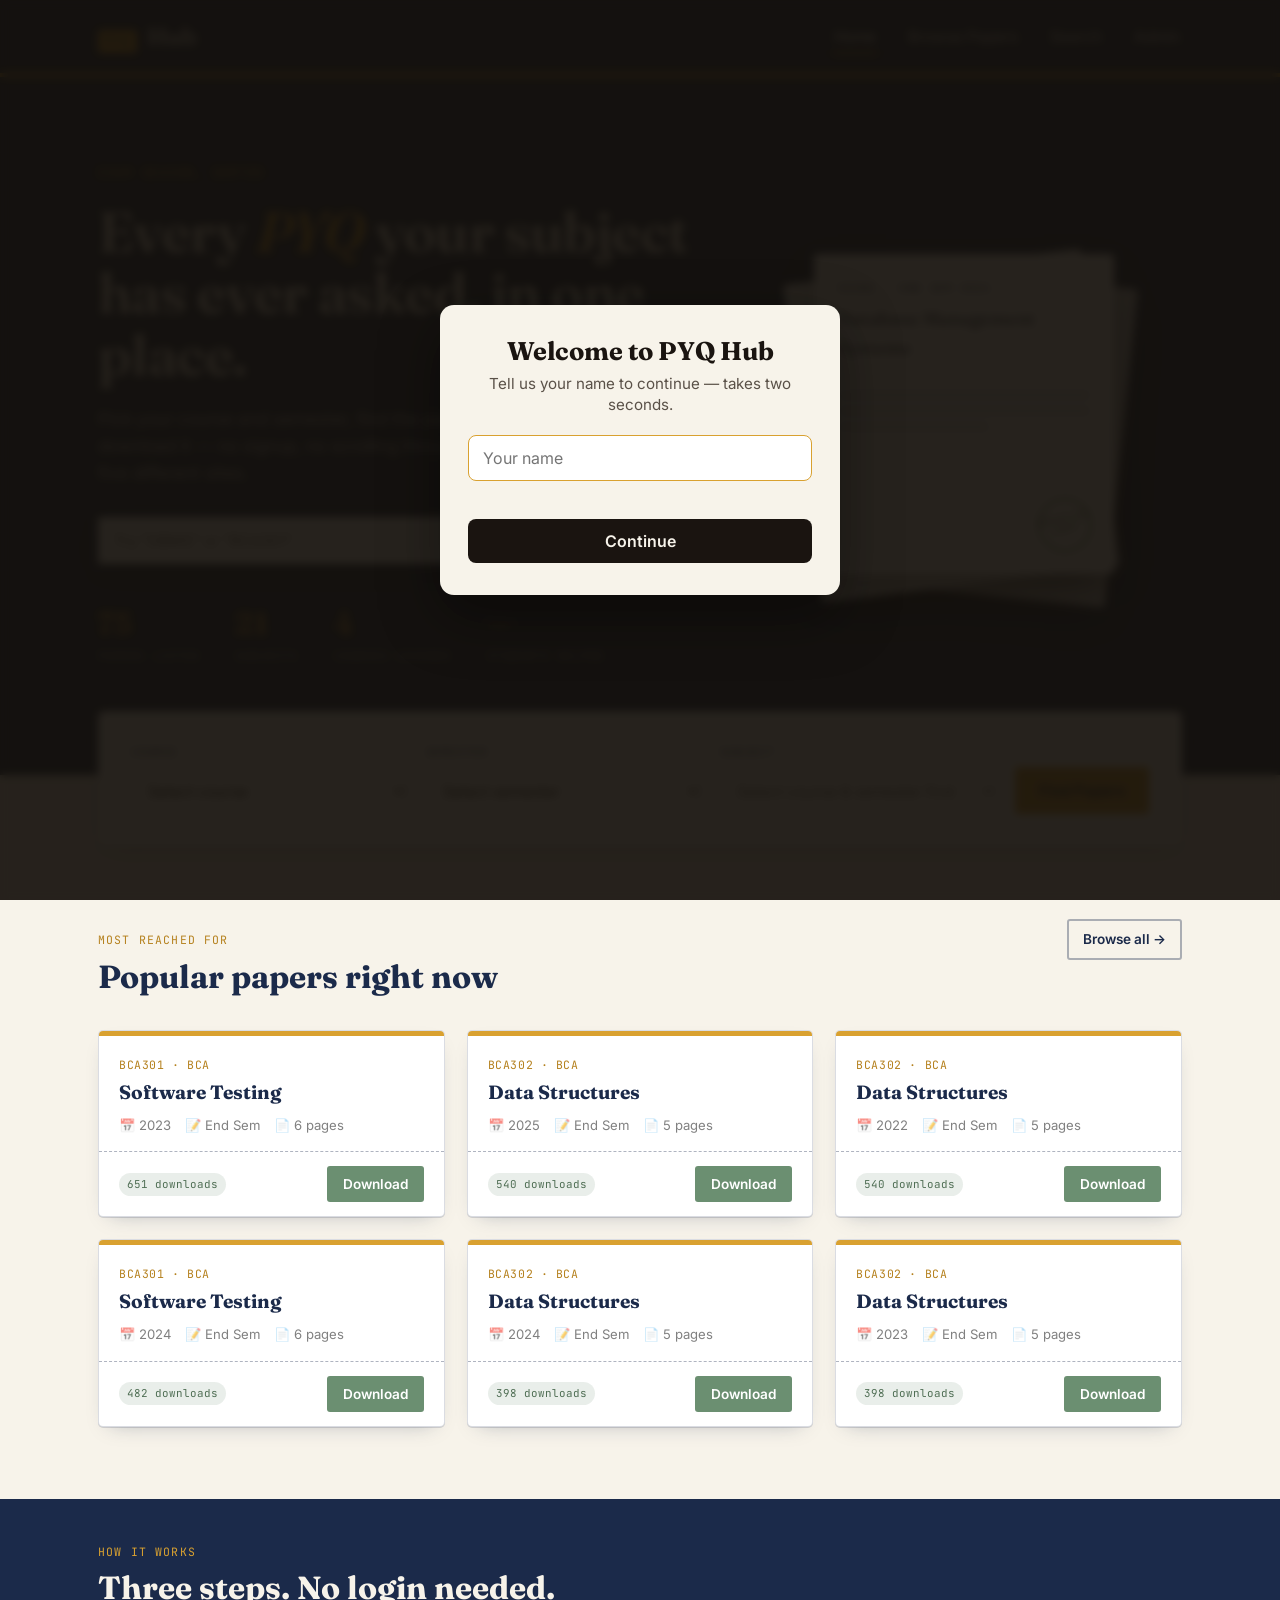
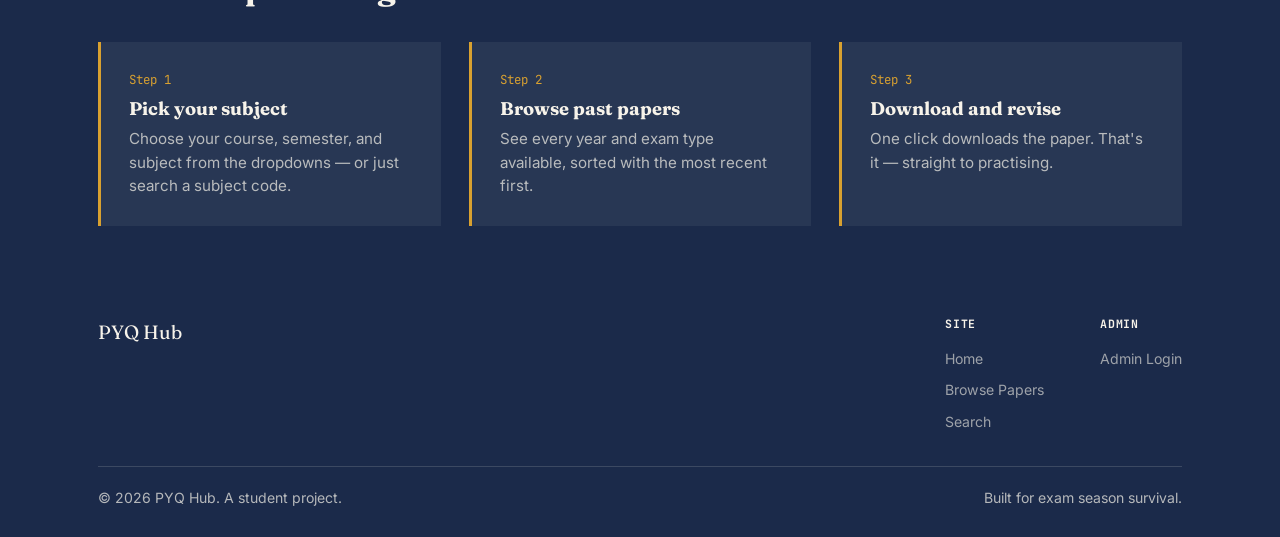
<file: index.html>
<!DOCTYPE html>
<html lang="en">

<head>
  <meta charset="UTF-8">
  <meta name="viewport" content="width=device-width, initial-scale=1.0">
  <title>PYQ Hub — Previous Year Question Papers</title>
  <link rel="preconnect" href="https://fonts.googleapis.com">
  <link
    href="https://fonts.googleapis.com/css2?family=Fraunces:opsz,wght@9..144,500;9..144,600;9..144,700&family=Inter:wght@400;500;600;700&family=JetBrains+Mono:wght@500&display=swap"
    rel="stylesheet">
  <link rel="stylesheet" href="style.css">
</head>

<body>

  <header class="site-header">
    <nav class="container nav">
      <a href="index.html" class="brand">
        <span class="brand-mark">PYQ</span>
        <span class="brand-name">Hub</span>
      </a>
      <button class="nav-toggle" id="navToggle" aria-label="Toggle menu">&#9776;</button>
      <ul class="nav-links" id="navLinks">
        <li><a href="index.html" class="active">Home</a></li>
        <li><a href="browse.html">Browse Papers</a></li>
        <li><a href="search-results.html">Search</a></li>
        <li><a href="admin-login.html">Admin</a></li>
      </ul>
    </nav>
  </header>

  <section class="hero">
    <div class="container hero-inner">
      <div>
        <span class="hero-eyebrow">Exam season, sorted</span>
        <h1>Every <em>PYQ</em> your subject has ever asked, in one place.</h1>
        <p class="hero-sub">Pick your course and semester, find the paper you need, and download it — no signup, no
          scrolling through random PDFs on five different sites.</p>

        <form class="search-bar" id="heroSearchForm">
          <input type="text" id="heroSearchInput" placeholder="Try &quot;DBMS&quot; or &quot;BCA301&quot;"
            aria-label="Search subject or code">
          <button type="submit">Search</button>
        </form>

        <div class="hero-stats">
          <div>
            <div class="hero-stat-num" id="statPapers">20</div>
            <div class="hero-stat-label">Papers listed</div>
          </div>
          <div>
            <div class="hero-stat-num" id="statSubjects">14</div>
            <div class="hero-stat-label">Subjects</div>
          </div>
          <div>
            <div class="hero-stat-num">4</div>
            <div class="hero-stat-label">Courses covered</div>
          </div>
          <div>
            <div class="hero-stat-num" id="statUsers">—</div>
            <div class="hero-stat-label">Students helped</div>
          </div>
        </div>
      </div>

      <div class="paper-stack" aria-hidden="true">
        <div class="stack-sheet s3"></div>
        <div class="stack-sheet s2"></div>
        <div class="stack-sheet s1">
          <div class="stack-code">CS301 &middot; END SEM 2024</div>
          <div class="stack-title">Database Management Systems</div>
          <div class="stack-rule"></div>
          <div class="stack-line"></div>
          <div class="stack-line"></div>
          <div class="stack-line short"></div>
          <div class="stamp">VERIFIED<br>COPY</div>
        </div>
      </div>
    </div>
  </section>

  <div class="container">
    <div class="selector-panel">
      <form id="quickBrowseForm">
        <div class="selector-grid">
          <div class="field">
            <label for="qCourse">Course</label>
            <select id="qCourse" required>
              <option value="">Select course</option>
            </select>
          </div>
          <div class="field">
            <label for="qSemester">Semester</label>
            <select id="qSemester" required>
              <option value="">Select semester</option>
            </select>
          </div>
          <div class="field">
            <label for="qSubject">Subject</label>
            <select id="qSubject" required>
              <option value="">Select subject</option>
            </select>
          </div>
          <button type="submit" class="btn btn-primary">Find Papers</button>
        </div>
      </form>
    </div>
  </div>

  <section class="section">
    <div class="container">
      <div class="section-head">
        <div>
          <span class="section-eyebrow">Most reached for</span>
          <h2>Popular papers right now</h2>
        </div>
        <a href="browse.html" class="btn btn-ghost-dark btn-sm">Browse all &rarr;</a>
      </div>
      <div class="papers-grid" id="popularGrid"></div>
    </div>
  </section>

  <section class="section bg-ink section-tight">
    <div class="container">
      <div class="section-head">
        <div>
          <span class="section-eyebrow" style="color:#D9A130;">How it works</span>
          <h2>Three steps. No login needed.</h2>
        </div>
      </div>
      <div class="steps">
        <div class="step-card" style="background: rgba(247,243,234,0.06); border-left-color: var(--amber);">
          <div class="step-num" style="color: var(--amber);">Step 1</div>
          <h3 style="color: var(--paper);">Pick your subject</h3>
          <p style="color: rgba(247,243,234,0.7);">Choose your course, semester, and subject from the dropdowns — or
            just search a subject code.</p>
        </div>
        <div class="step-card" style="background: rgba(247,243,234,0.06); border-left-color: var(--amber);">
          <div class="step-num" style="color: var(--amber);">Step 2</div>
          <h3 style="color: var(--paper);">Browse past papers</h3>
          <p style="color: rgba(247,243,234,0.7);">See every year and exam type available, sorted with the most recent
            first.</p>
        </div>
        <div class="step-card" style="background: rgba(247,243,234,0.06); border-left-color: var(--amber);">
          <div class="step-num" style="color: var(--amber);">Step 3</div>
          <h3 style="color: var(--paper);">Download and revise</h3>
          <p style="color: rgba(247,243,234,0.7);">One click downloads the paper. That's it — straight to practising.
          </p>
        </div>
      </div>
    </div>
  </section>

  <footer class="site-footer">
    <div class="container">
      <div class="footer-top">
        <div class="footer-brand">PYQ Hub</div>
        <div class="footer-cols">
          <div class="footer-col">
            <h4>Site</h4>
            <a href="index.html">Home</a>
            <a href="browse.html">Browse Papers</a>
            <a href="search-results.html">Search</a>
          </div>
          <div class="footer-col">
            <h4>Admin</h4>
            <a href="admin-login.html">Admin Login</a>
          </div>
        </div>
      </div>
      <div class="footer-bottom">
        <span>&copy; 2026 PYQ Hub. A student project.</span>
        <span>Built for exam season survival.</span>
      </div>
    </div>
  </footer>

  <script src="gate.js"></script>
  <script src="data.js"></script>
  <script src="main.js"></script>
</body>

</html>
</file>
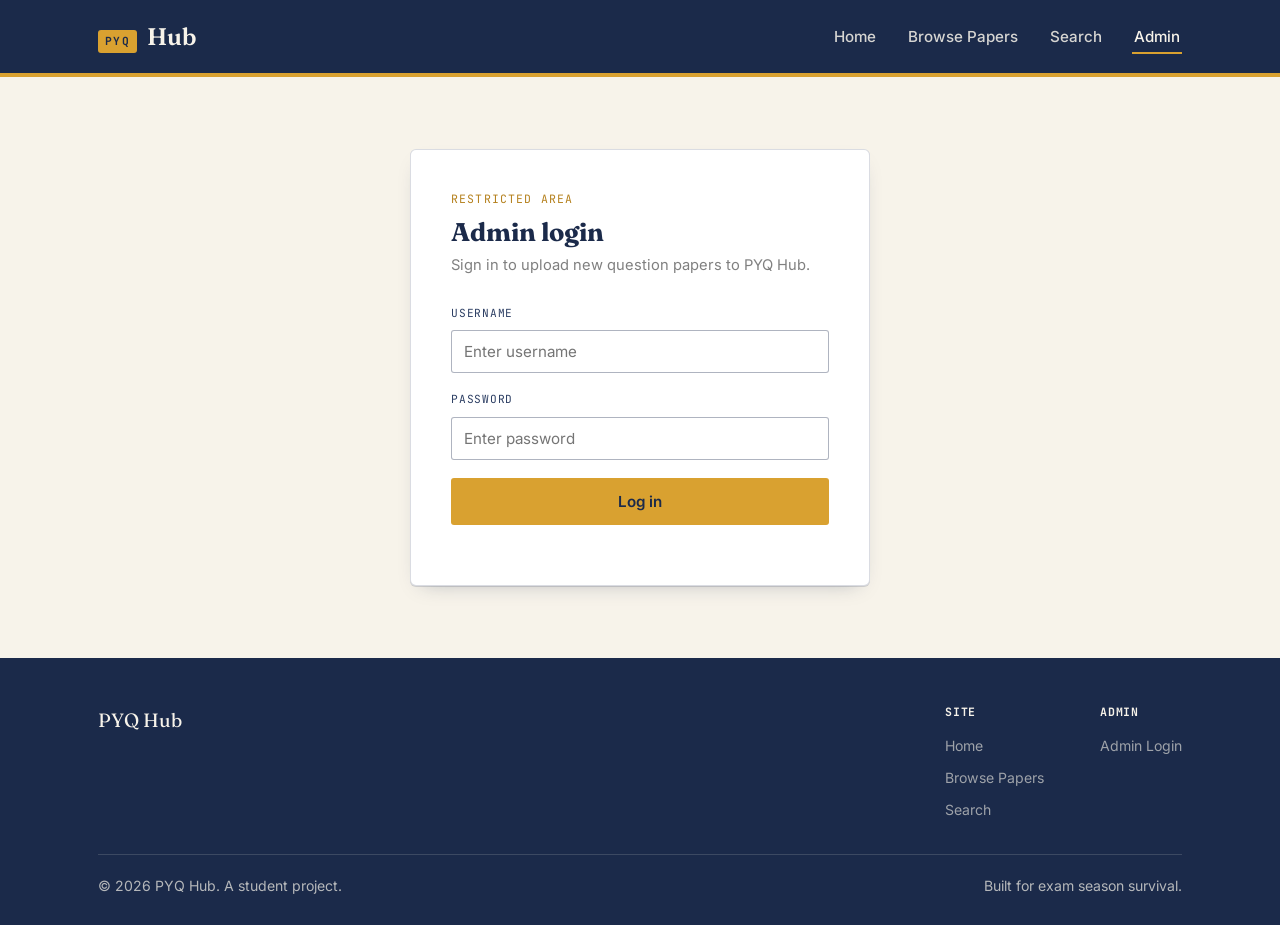
<file: admin-dashboard.html>
<!DOCTYPE html>
<html lang="en">
<head>
<meta charset="UTF-8">
<meta name="viewport" content="width=device-width, initial-scale=1.0">
<title>Admin Dashboard — PYQ Hub</title>
<link rel="preconnect" href="https://fonts.googleapis.com">
<link href="https://fonts.googleapis.com/css2?family=Fraunces:opsz,wght@9..144,500;9..144,600;9..144,700&family=Inter:wght@400;500;600;700&family=JetBrains+Mono:wght@500&display=swap" rel="stylesheet">
<link rel="stylesheet" href="style.css">
</head>
<body>

<header class="site-header">
  <nav class="container nav">
    <a href="index.html" class="brand">
      <span class="brand-mark">PYQ</span>
      <span class="brand-name">Hub</span>
    </a>
    <button class="nav-toggle" id="navToggle" aria-label="Toggle menu">&#9776;</button>
    <ul class="nav-links" id="navLinks">
      <li><a href="index.html">Home</a></li>
      <li><a href="browse.html">Browse Papers</a></li>
      <li><a href="search-results.html">Search</a></li>
      <li><a href="#" id="logoutLink">Log out</a></li>
    </ul>
  </nav>
</header>

<div class="page-banner">
  <div class="container" style="display:flex; justify-content:space-between; align-items:flex-end; flex-wrap:wrap; gap:16px;">
    <div>
      <h1>Admin dashboard</h1>
      <p>Upload a new previous year question paper to the database.</p>
    </div>
    <span class="paper-tag" style="background:rgba(217,161,48,0.18); color:#D9A130;">Signed in as admin</span>
  </div>
</div>

<section class="section">
  <div class="container">
    <div class="form-card wide">
      <span class="section-eyebrow">Upload PYQ</span>
      <h2>Add a question paper</h2>
      <p class="form-sub">This form mirrors what <code>UploadServlet.java</code> would receive and insert into the <code>papers</code> table.</p>

      <div id="uploadAlert"></div>

      <form id="uploadForm" class="form-stack">
        <div class="form-row-2">
          <div class="field">
            <label for="uCourse">Course</label>
            <select id="uCourse" required>
              <option value="">Select course</option>
            </select>
          </div>
          <div class="field">
            <label for="uSemester">Semester</label>
            <select id="uSemester" required>
              <option value="">Select semester</option>
            </select>
          </div>
        </div>

        <div class="form-row-2">
          <div class="field">
            <label for="uSubject">Subject name</label>
            <input type="text" id="uSubject" placeholder="e.g. Database Management Systems" required>
          </div>
          <div class="field">
            <label for="uCode">Subject code</label>
            <input type="text" id="uCode" placeholder="e.g. CS301" required>
          </div>
        </div>

        <div class="form-row-2">
          <div class="field">
            <label for="uYear">Year</label>
            <input type="text" id="uYear" placeholder="e.g. 2025" required>
          </div>
          <div class="field">
            <label for="uExamType">Exam type</label>
            <select id="uExamType" required>
              <option value="">Select type</option>
              <option value="Mid Sem">Mid Sem</option>
              <option value="End Sem">End Sem</option>
              <option value="Internal">Internal</option>
            </select>
          </div>
        </div>

        <div class="field">
          <label>Question paper file (PDF)</label>
          <div class="file-drop" id="fileDrop">
            <span id="fileDropLabel">Click to choose a PDF, or drag one here</span>
            <input type="file" id="uFile" accept="application/pdf">
            <div class="file-name" id="fileNameDisplay"></div>
          </div>
        </div>

        <button type="submit" class="btn btn-primary" style="align-self:flex-start;">Upload paper</button>
      </form>
    </div>

    <div style="max-width:640px; margin: 36px auto 0;">
      <div class="section-head" style="margin-bottom:16px;">
        <h3 style="font-family:var(--font-display); font-size:1.2rem; color:var(--ink);">Recently uploaded (this session)</h3>
      </div>
      <div id="recentUploads" class="papers-grid"></div>
    </div>
  </div>
</section>

<footer class="site-footer">
  <div class="container">
    <div class="footer-top">
      <div class="footer-brand">PYQ Hub</div>
      <div class="footer-cols">
        <div class="footer-col">
          <h4>Site</h4>
          <a href="index.html">Home</a>
          <a href="browse.html">Browse Papers</a>
        </div>
      </div>
    </div>
    <div class="footer-bottom">
      <span>&copy; 2026 PYQ Hub. A student project.</span>
      <span>Admin tools</span>
    </div>
  </div>
</footer>

<script src="data.js"></script>
<script src="main.js"></script>
</body>
</html>
</file>
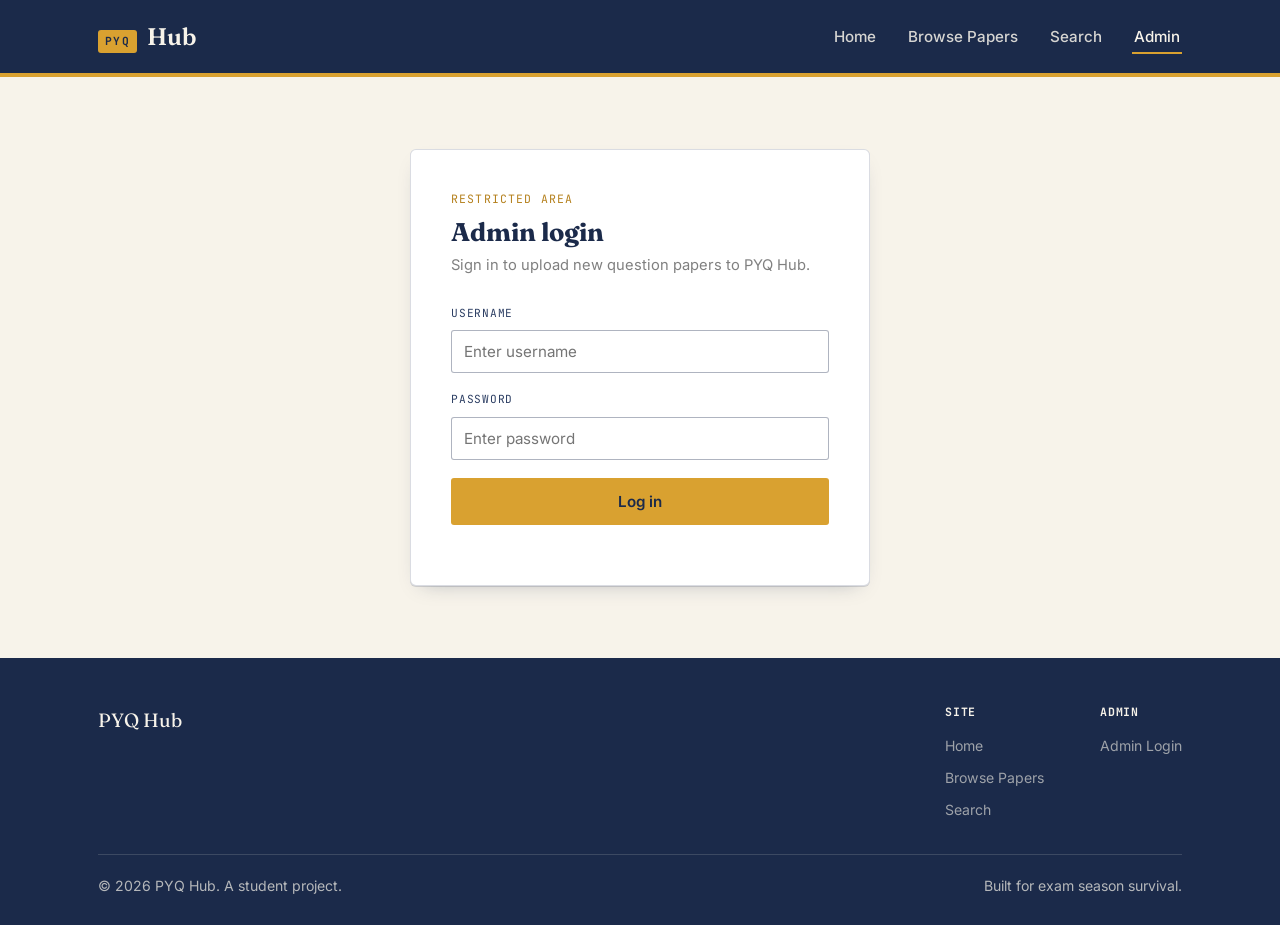
<file: admin-login.html>
<!DOCTYPE html>
<html lang="en">
<head>
<meta charset="UTF-8">
<meta name="viewport" content="width=device-width, initial-scale=1.0">
<title>Admin Login — PYQ Hub</title>
<link rel="preconnect" href="https://fonts.googleapis.com">
<link href="https://fonts.googleapis.com/css2?family=Fraunces:opsz,wght@9..144,500;9..144,600;9..144,700&family=Inter:wght@400;500;600;700&family=JetBrains+Mono:wght@500&display=swap" rel="stylesheet">
<link rel="stylesheet" href="style.css">
</head>
<body>

<header class="site-header">
  <nav class="container nav">
    <a href="index.html" class="brand">
      <span class="brand-mark">PYQ</span>
      <span class="brand-name">Hub</span>
    </a>
    <button class="nav-toggle" id="navToggle" aria-label="Toggle menu">&#9776;</button>
    <ul class="nav-links" id="navLinks">
      <li><a href="index.html">Home</a></li>
      <li><a href="browse.html">Browse Papers</a></li>
      <li><a href="search-results.html">Search</a></li>
      <li><a href="admin-login.html" class="active">Admin</a></li>
    </ul>
  </nav>
</header>

<section class="section">
  <div class="container">
    <div class="form-card">
      <span class="section-eyebrow">Restricted area</span>
      <h2>Admin login</h2>
      <p class="form-sub">Sign in to upload new question papers to PYQ Hub.</p>

      <div id="loginAlert"></div>

      <form id="adminLoginForm" class="form-stack">
        <div class="field">
          <label for="username">Username</label>
          <input type="text" id="username" placeholder="Enter username" autocomplete="username" required>
        </div>
        <div class="field">
          <label for="password">Password</label>
          <input type="password" id="password" placeholder="Enter password" autocomplete="current-password" required>
        </div>
        <button type="submit" class="btn btn-primary" style="width:100%; justify-content:center;">Log in</button>
      </form>

      <p style="margin-top: 20px; font-size: 0.85rem; color: rgba(43,43,43,0.55);">
        <!-- password :- -->
        <!-- username: admin , password: pyqhub123  -->
      </p>
    </div>
  </div>
</section>

<footer class="site-footer">
  <div class="container">
    <div class="footer-top">
      <div class="footer-brand">PYQ Hub</div>
      <div class="footer-cols">
        <div class="footer-col">
          <h4>Site</h4>
          <a href="index.html">Home</a>
          <a href="browse.html">Browse Papers</a>
          <a href="search-results.html">Search</a>
        </div>
        <div class="footer-col">
          <h4>Admin</h4>
          <a href="admin-login.html">Admin Login</a>
        </div>
      </div>
    </div>
    <div class="footer-bottom">
      <span>&copy; 2026 PYQ Hub. A student project.</span>
      <span>Built for exam season survival.</span>
    </div>
  </div>
</footer>

<script src="data.js"></script>
<script src="main.js"></script>
</body>
</html>
</file>
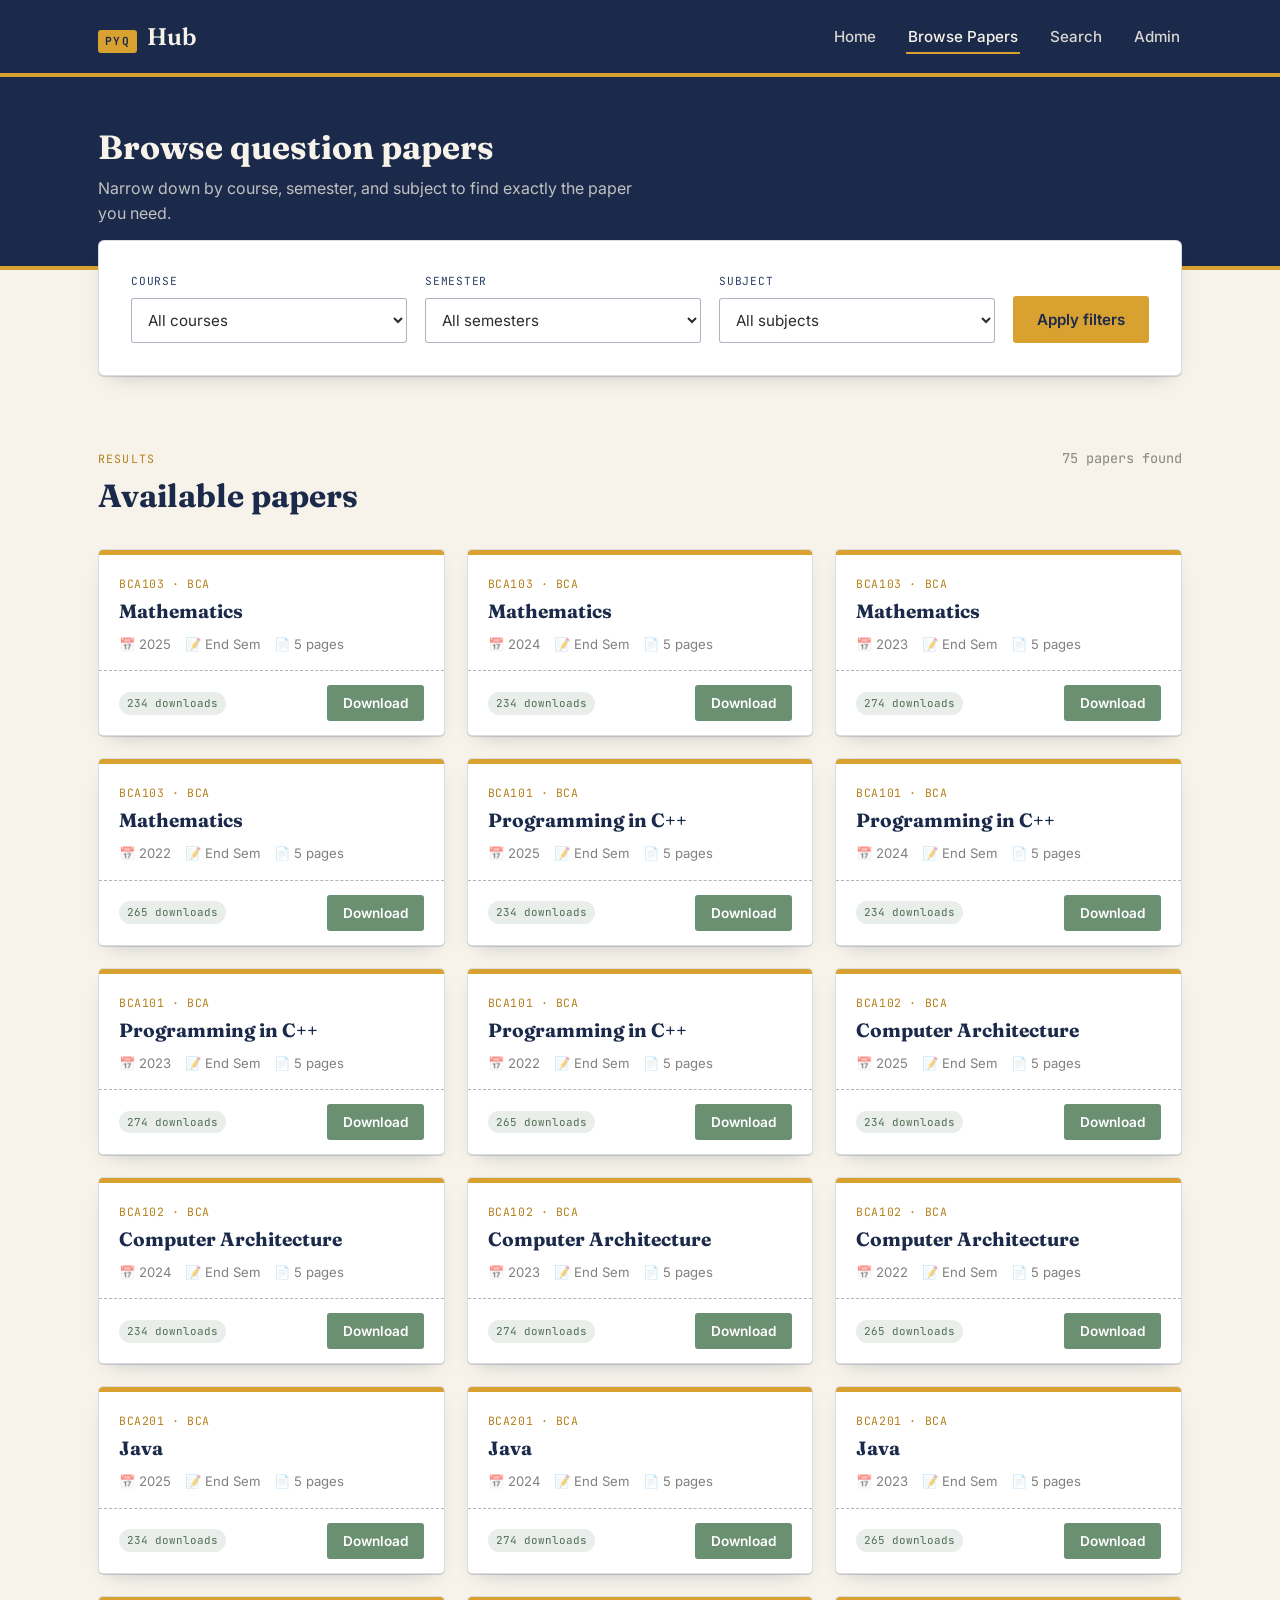
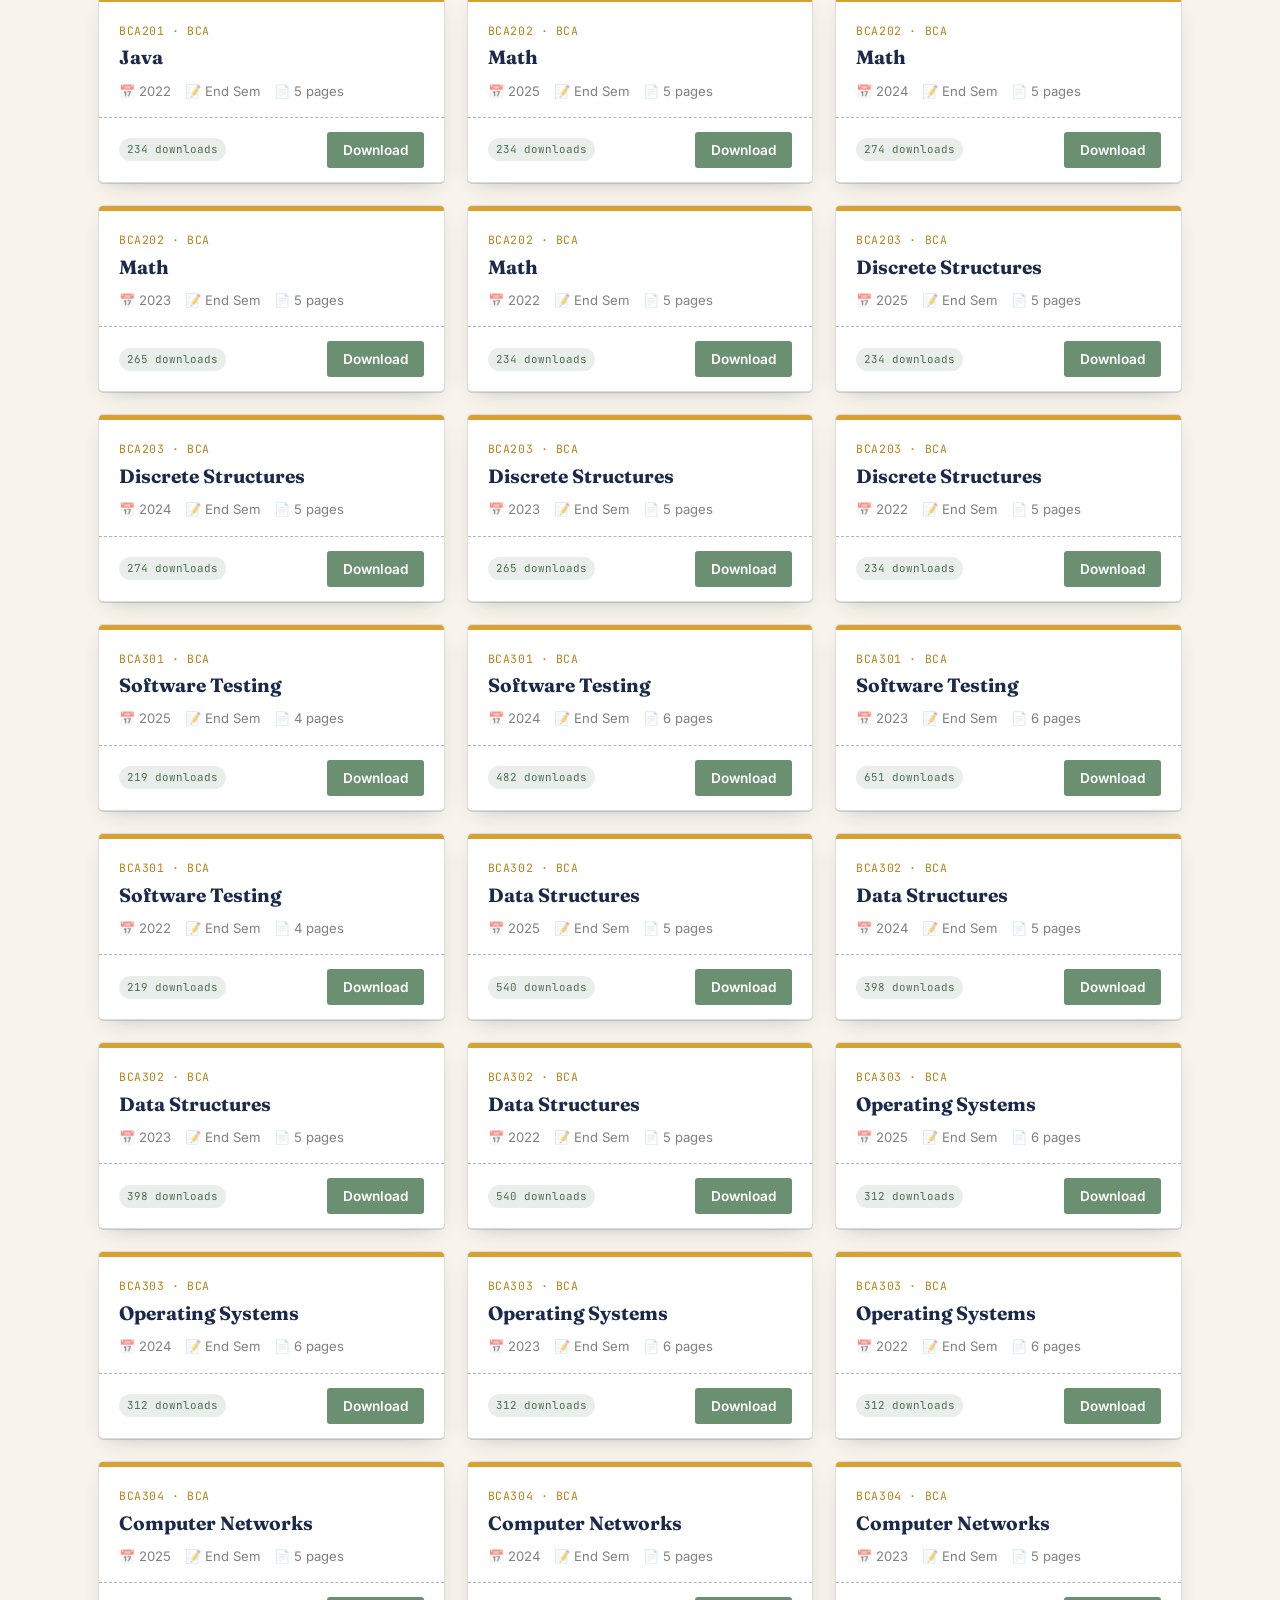
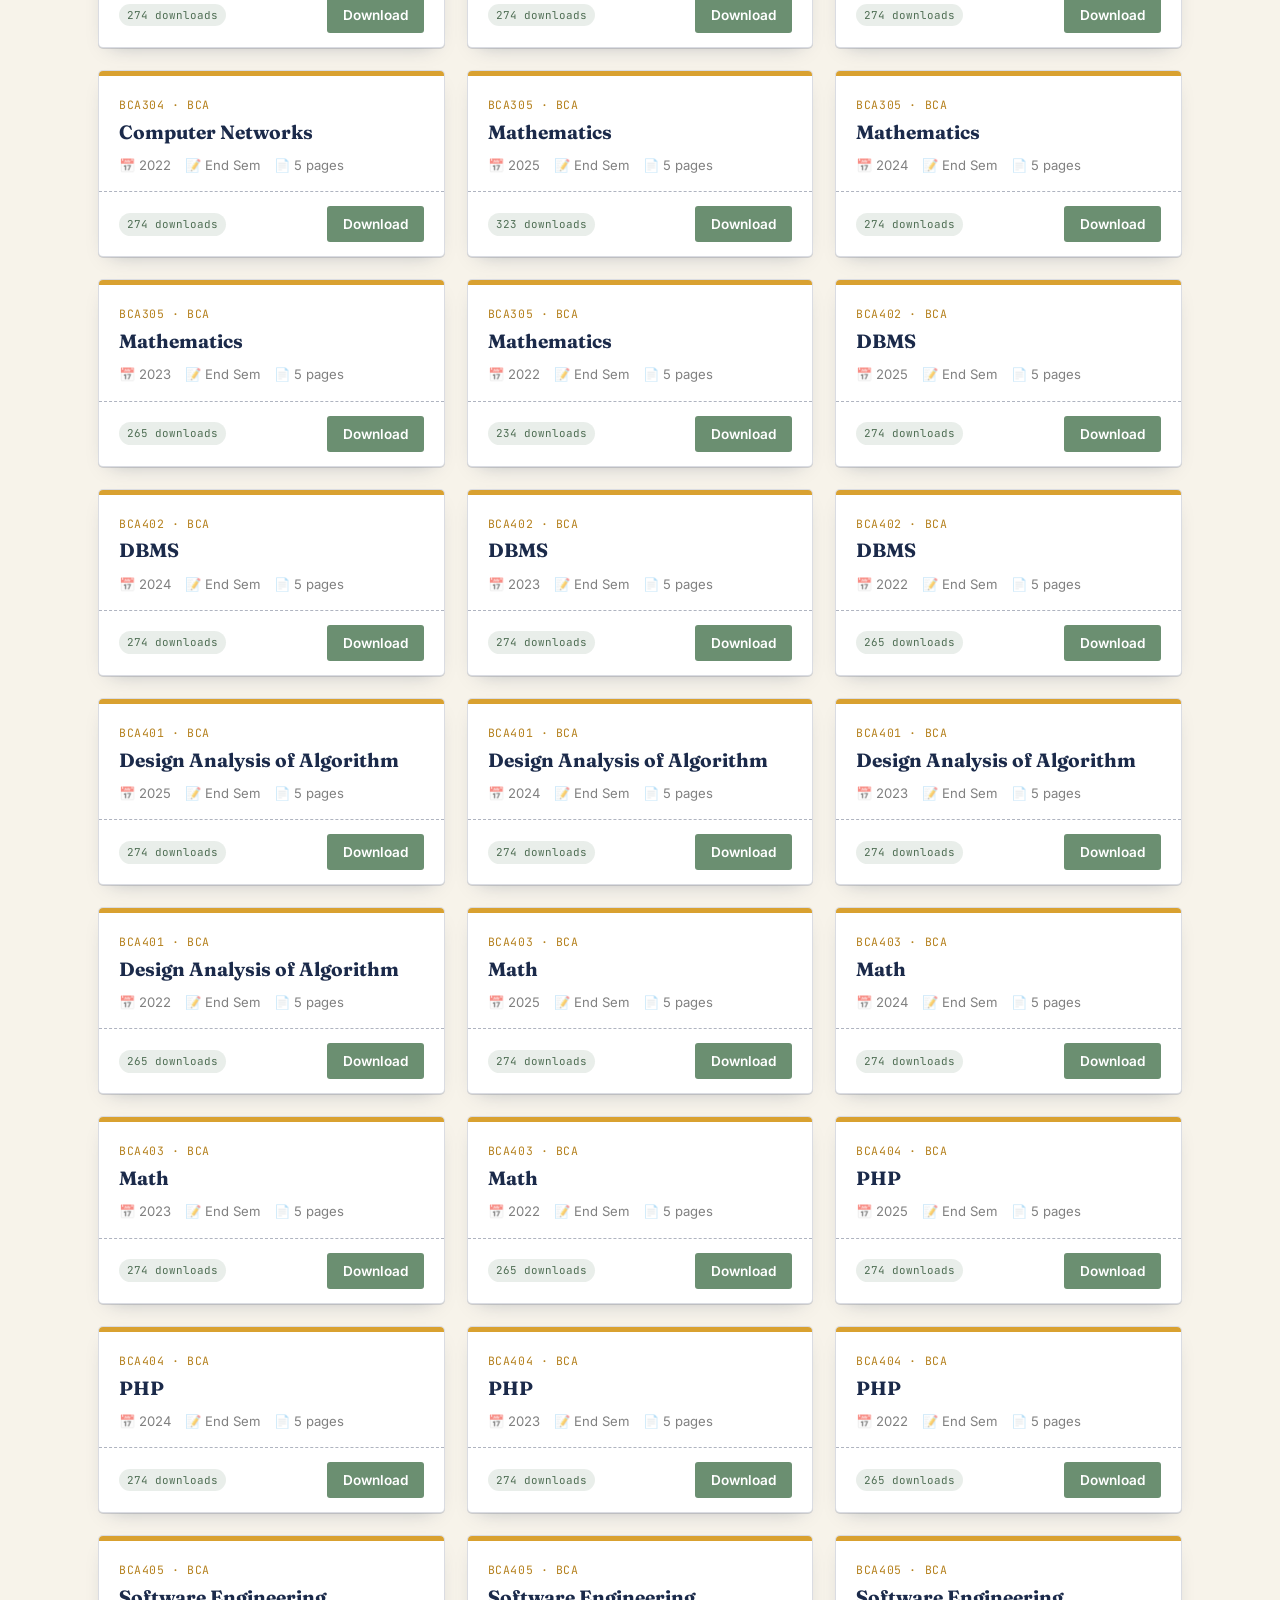
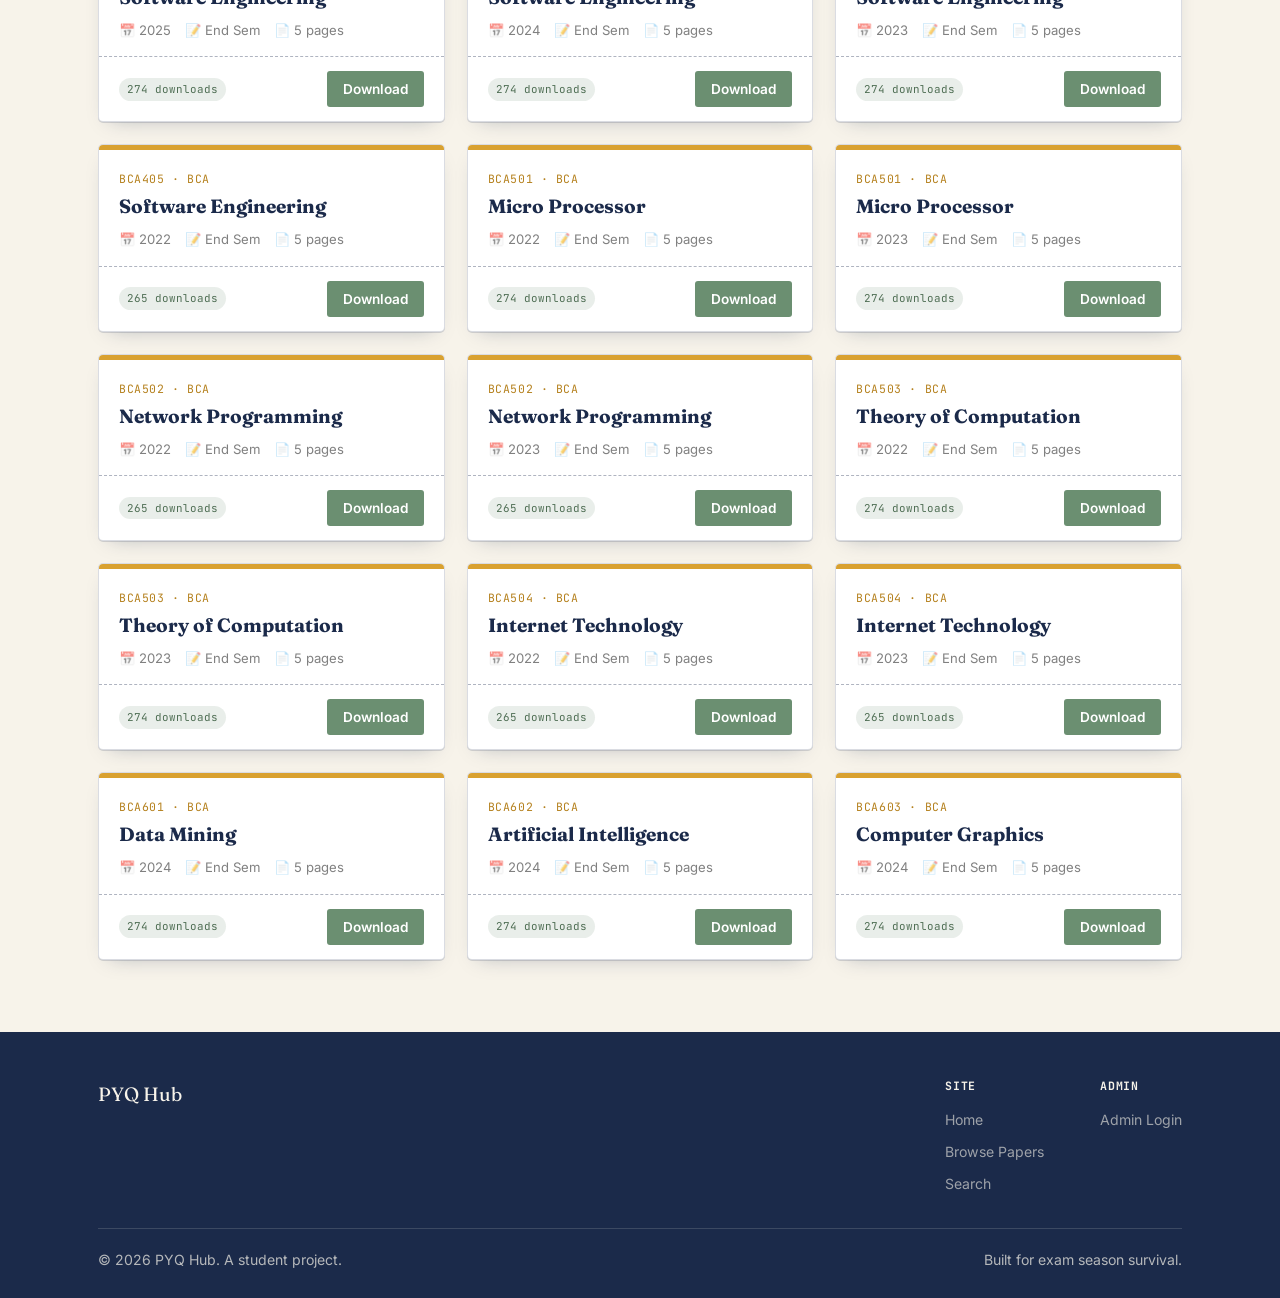
<file: browse.html>
<!DOCTYPE html>
<html lang="en">
<head>
<meta charset="UTF-8">
<meta name="viewport" content="width=device-width, initial-scale=1.0">
<title>Browse Papers — PYQ Hub</title>
<link rel="preconnect" href="https://fonts.googleapis.com">
<link href="https://fonts.googleapis.com/css2?family=Fraunces:opsz,wght@9..144,500;9..144,600;9..144,700&family=Inter:wght@400;500;600;700&family=JetBrains+Mono:wght@500&display=swap" rel="stylesheet">
<link rel="stylesheet" href="style.css">
</head>
<body>

<header class="site-header">
  <nav class="container nav">
    <a href="index.html" class="brand">
      <span class="brand-mark">PYQ</span>
      <span class="brand-name">Hub</span>
    </a>
    <button class="nav-toggle" id="navToggle" aria-label="Toggle menu">&#9776;</button>
    <ul class="nav-links" id="navLinks">
      <li><a href="index.html">Home</a></li>
      <li><a href="browse.html" class="active">Browse Papers</a></li>
      <li><a href="search-results.html">Search</a></li>
      <li><a href="admin-login.html">Admin</a></li>
    </ul>
  </nav>
</header>

<div class="page-banner">
  <div class="container">
    <h1>Browse question papers</h1>
    <p>Narrow down by course, semester, and subject to find exactly the paper you need.</p>
  </div>
</div>

<div class="container">
  <div class="selector-panel" style="margin-top: -30px;">
    <form id="browseForm">
      <div class="selector-grid">
        <div class="field">
          <label for="bCourse">Course</label>
          <select id="bCourse">
            <option value="">All courses</option>
          </select>
        </div>
        <div class="field">
          <label for="bSemester">Semester</label>
          <select id="bSemester">
            <option value="">All semesters</option>
          </select>
        </div>
        <div class="field">
          <label for="bSubject">Subject</label>
          <select id="bSubject">
            <option value="">All subjects</option>
          </select>
        </div>
        <button type="submit" class="btn btn-primary">Apply filters</button>
      </div>
    </form>
  </div>
</div>

<section class="section">
  <div class="container">
    <div class="section-head">
      <div>
        <span class="section-eyebrow">Results</span>
        <h2>Available papers</h2>
      </div>
      <span class="results-count" id="resultsCount"></span>
    </div>
    <div class="papers-grid" id="papersGrid"></div>
  </div>
</section>

<footer class="site-footer">
  <div class="container">
    <div class="footer-top">
      <div class="footer-brand">PYQ Hub</div>
      <div class="footer-cols">
        <div class="footer-col">
          <h4>Site</h4>
          <a href="index.html">Home</a>
          <a href="browse.html">Browse Papers</a>
          <a href="search-results.html">Search</a>
        </div>
        <div class="footer-col">
          <h4>Admin</h4>
          <a href="admin-login.html">Admin Login</a>
        </div>
      </div>
    </div>
    <div class="footer-bottom">
      <span>&copy; 2026 PYQ Hub. A student project.</span>
      <span>Built for exam season survival.</span>
    </div>
  </div>
</footer>

<script src="data.js"></script>
<script src="main.js"></script>
</body>
</html>
</file>
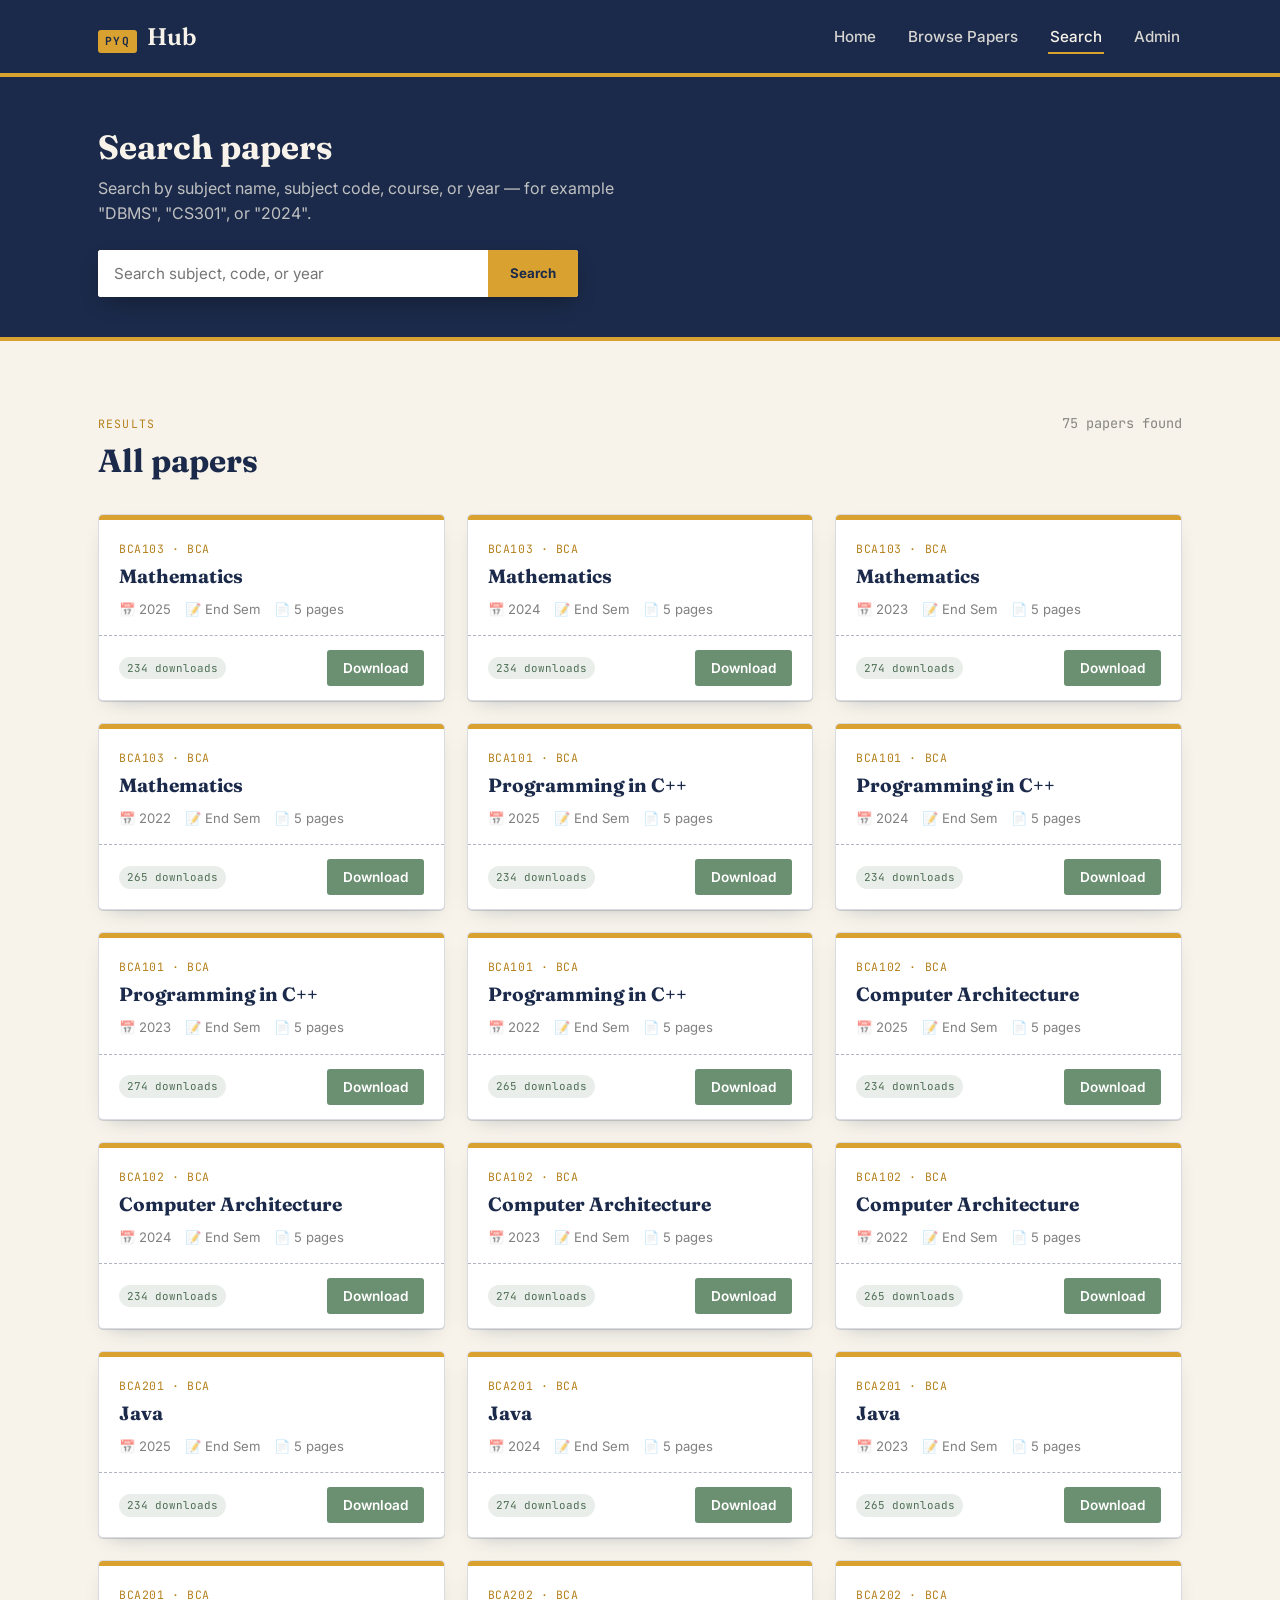
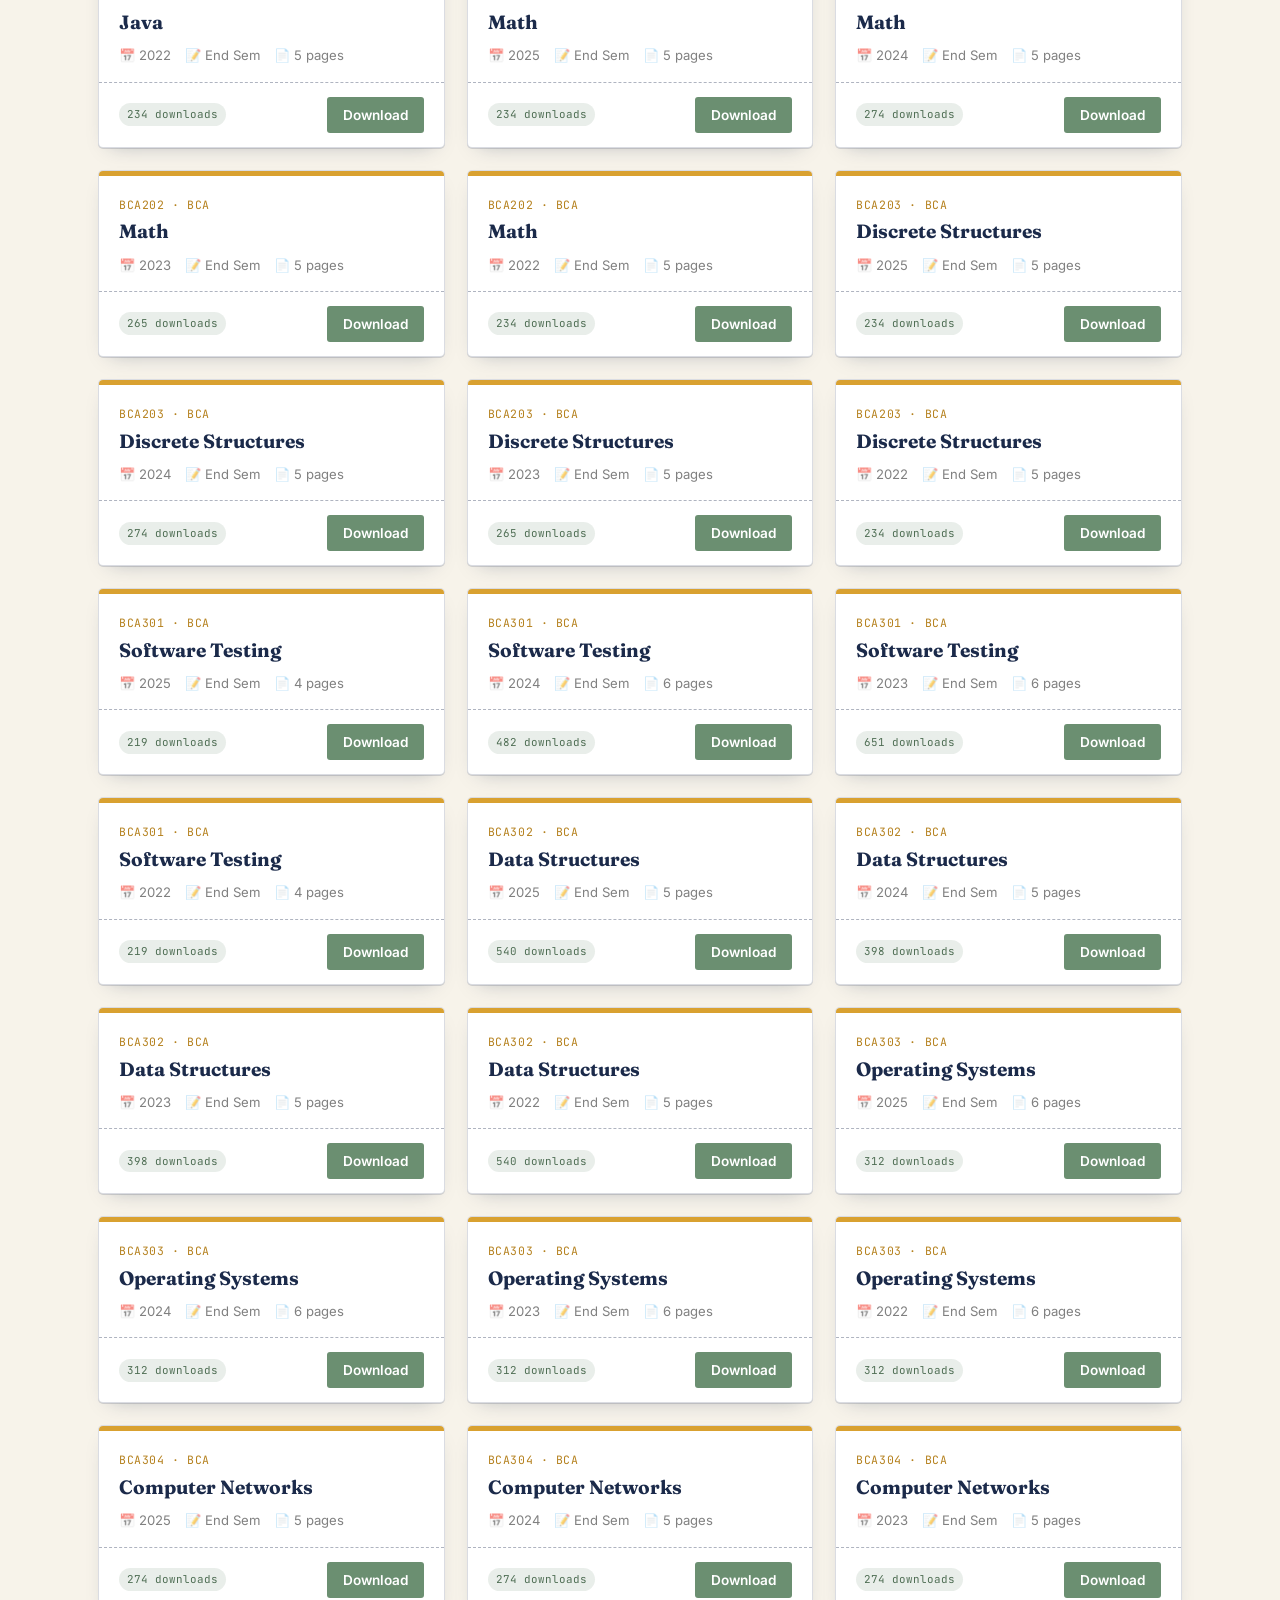
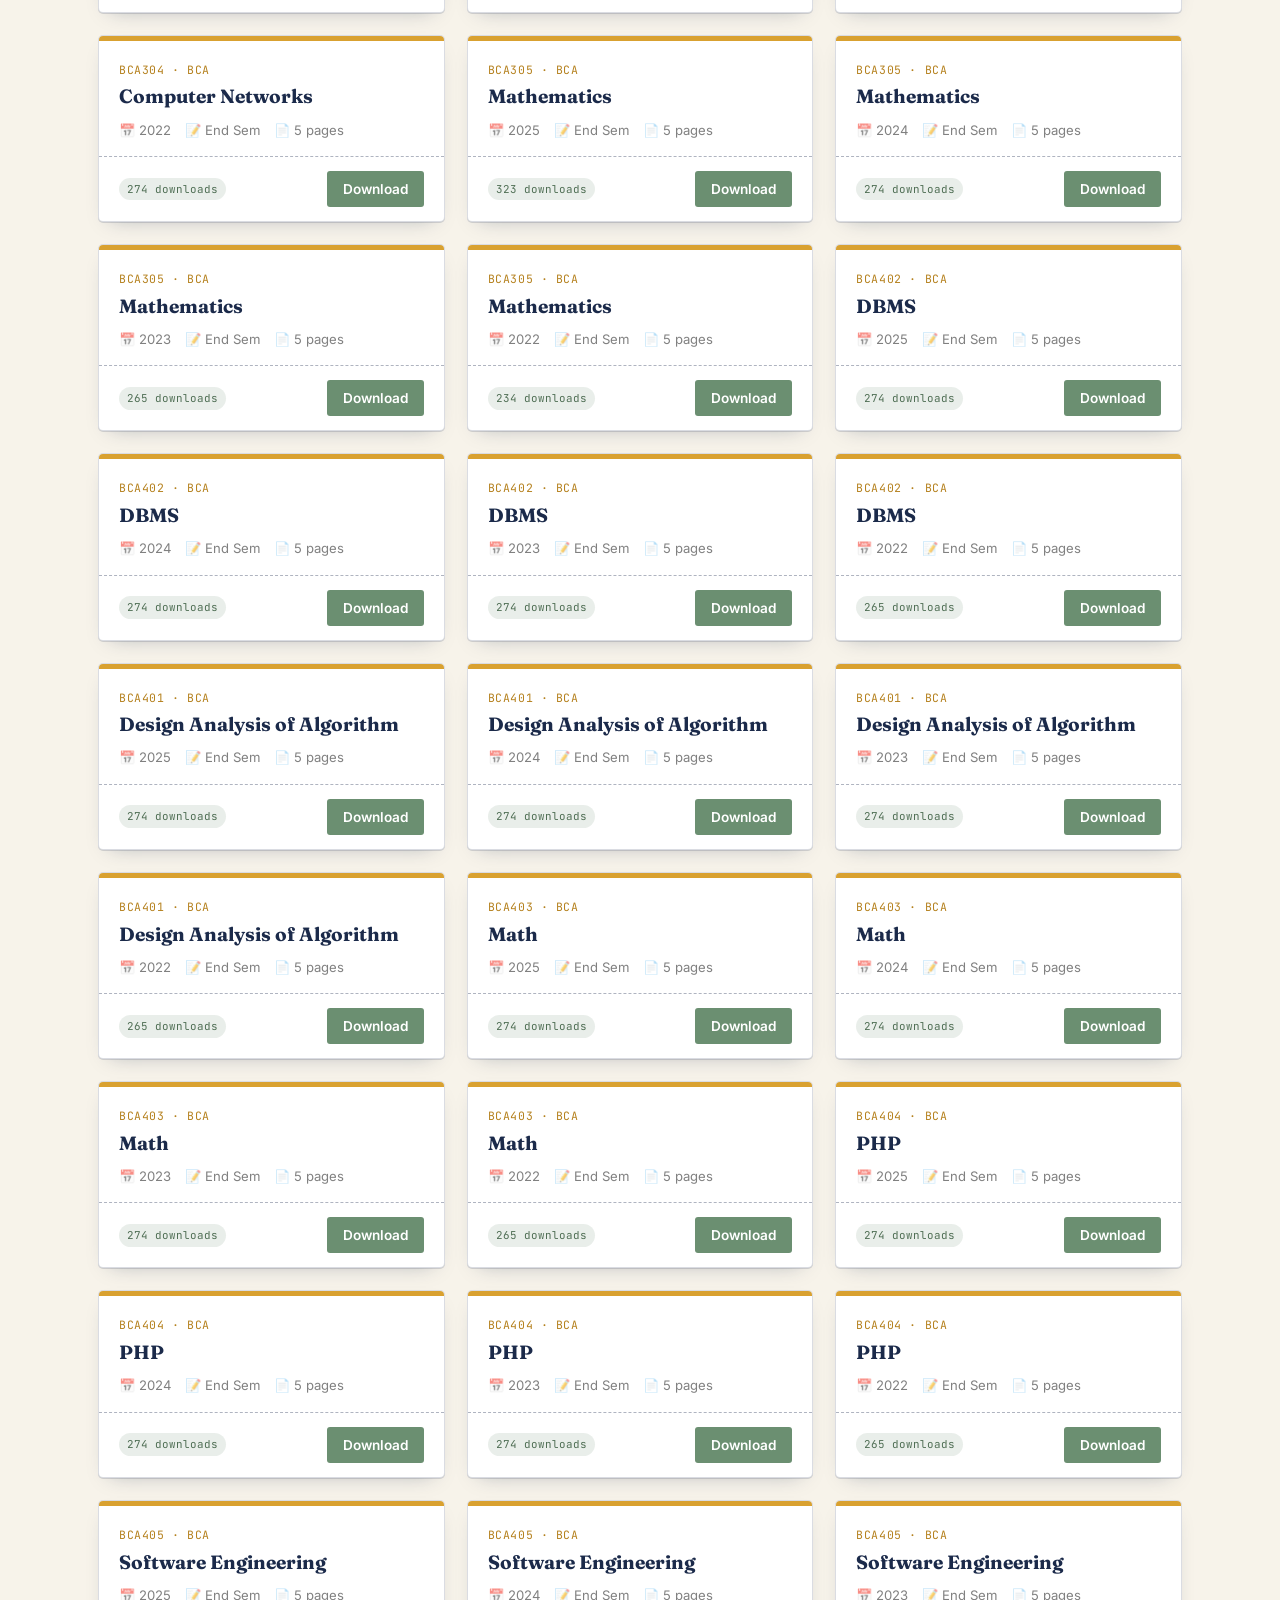
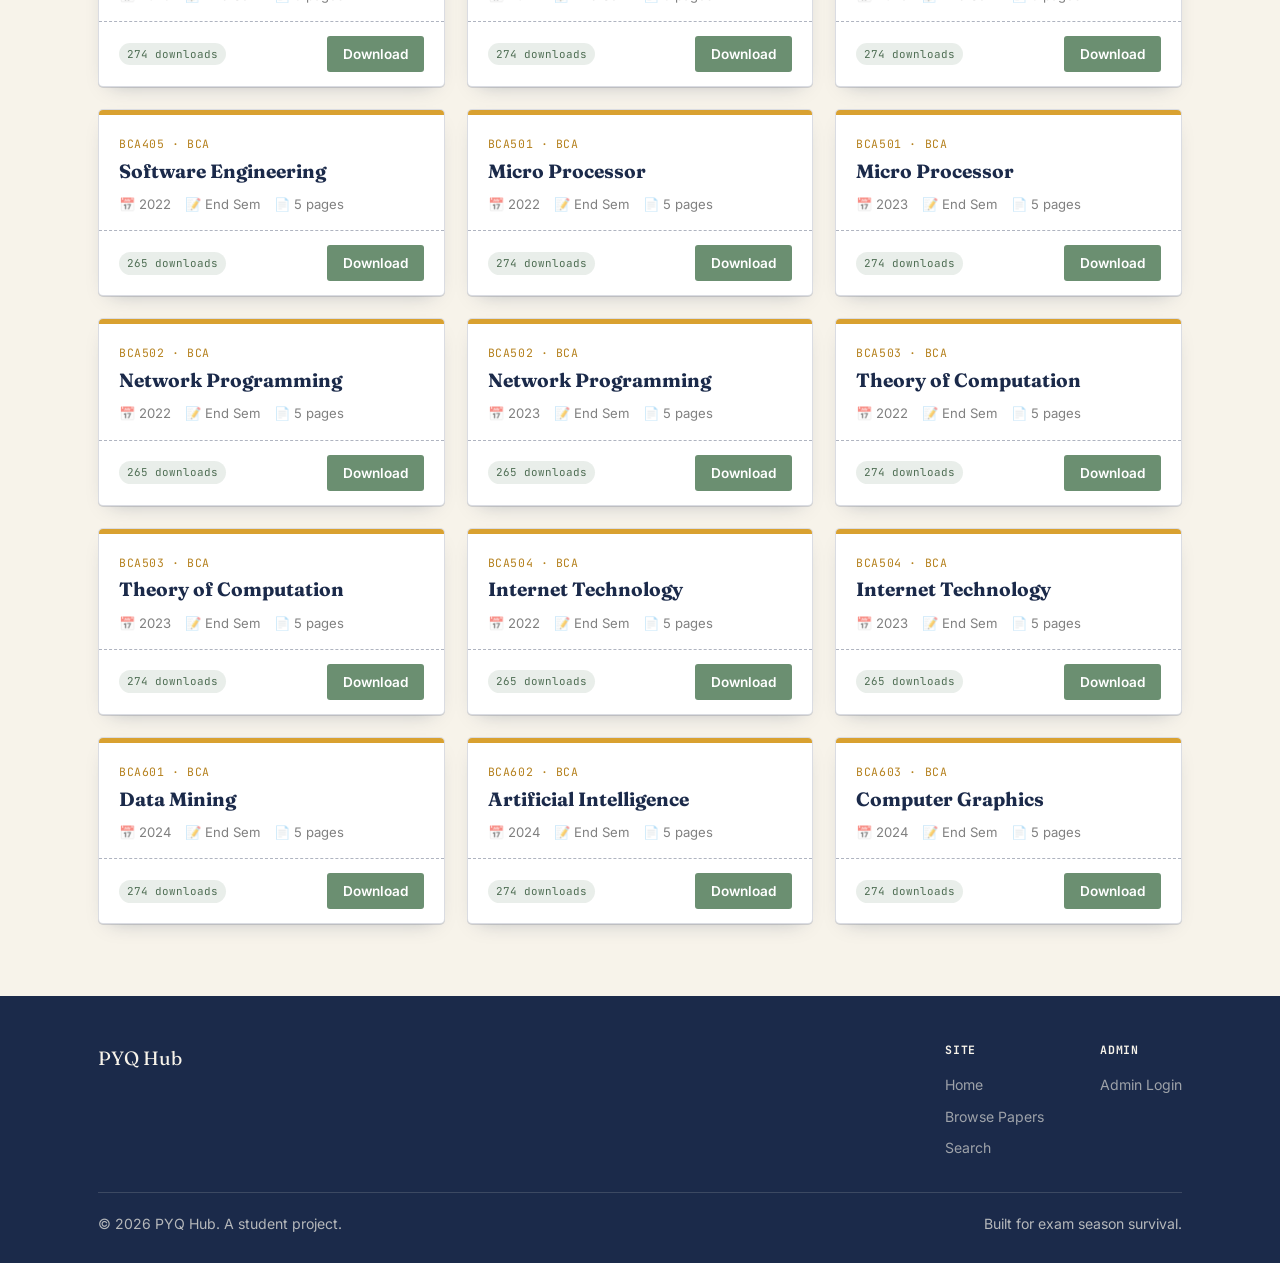
<file: search-results.html>
<!DOCTYPE html>
<html lang="en">
<head>
<meta charset="UTF-8">
<meta name="viewport" content="width=device-width, initial-scale=1.0">
<title>Search — PYQ Hub</title>
<link rel="preconnect" href="https://fonts.googleapis.com">
<link href="https://fonts.googleapis.com/css2?family=Fraunces:opsz,wght@9..144,500;9..144,600;9..144,700&family=Inter:wght@400;500;600;700&family=JetBrains+Mono:wght@500&display=swap" rel="stylesheet">
<link rel="stylesheet" href="style.css">
</head>
<body>

<header class="site-header">
  <nav class="container nav">
    <a href="index.html" class="brand">
      <span class="brand-mark">PYQ</span>
      <span class="brand-name">Hub</span>
    </a>
    <button class="nav-toggle" id="navToggle" aria-label="Toggle menu">&#9776;</button>
    <ul class="nav-links" id="navLinks">
      <li><a href="index.html">Home</a></li>
      <li><a href="browse.html">Browse Papers</a></li>
      <li><a href="search-results.html" class="active">Search</a></li>
      <li><a href="admin-login.html">Admin</a></li>
    </ul>
  </nav>
</header>

<div class="page-banner">
  <div class="container">
    <h1>Search papers</h1>
    <p>Search by subject name, subject code, course, or year — for example "DBMS", "CS301", or "2024".</p>
    <form class="search-bar" id="searchForm" style="margin-top: 24px;">
      <input type="text" id="searchInput" placeholder="Search subject, code, or year" aria-label="Search">
      <button type="submit">Search</button>
    </form>
  </div>
</div>

<section class="section">
  <div class="container">
    <div class="section-head">
      <div>
        <span class="section-eyebrow">Results</span>
        <h2 id="resultsHeading">All papers</h2>
      </div>
      <span class="results-count" id="resultsCount"></span>
    </div>
    <div class="papers-grid" id="searchGrid"></div>
  </div>
</section>

<footer class="site-footer">
  <div class="container">
    <div class="footer-top">
      <div class="footer-brand">PYQ Hub</div>
      <div class="footer-cols">
        <div class="footer-col">
          <h4>Site</h4>
          <a href="index.html">Home</a>
          <a href="browse.html">Browse Papers</a>
          <a href="search-results.html">Search</a>
        </div>
        <div class="footer-col">
          <h4>Admin</h4>
          <a href="admin-login.html">Admin Login</a>
        </div>
      </div>
    </div>
    <div class="footer-bottom">
      <span>&copy; 2026 PYQ Hub. A student project.</span>
      <span>Built for exam season survival.</span>
    </div>
  </div>
</footer>

<script src="data.js"></script>
<script src="main.js"></script>
</body>
</html>
</file>
<file: style.css>
/* ==========================================================================
   PYQ HUB — Design tokens
   Theme: exam paper / question booklet — ink navy, paper cream, stamp amber
   ========================================================================== */

:root {
  /* Colors */
  --ink: #1B2A4A;
  --ink-soft: #2C3E63;
  --paper: #F7F3EA;
  --paper-raised: #FFFFFF;
  --charcoal: #2B2B2B;
  --amber: #D9A130;
  --amber-deep: #B5811E;
  --sage: #6B8F71;
  --sage-deep: #4F6E54;
  --alert: #B5483D;
  --line: rgba(27, 42, 74, 0.16);
  --line-strong: rgba(27, 42, 74, 0.35);

  /* Type */
  --font-display: "Fraunces", Georgia, serif;
  --font-body: "Inter", -apple-system, sans-serif;
  --font-mono: "JetBrains Mono", "Courier New", monospace;

  /* Layout */
  --max-width: 1140px;
  --radius: 3px;
  --shadow-card: 0 1px 0 var(--line), 0 8px 20px -12px rgba(27, 42, 74, 0.35);
}

* { box-sizing: border-box; }

html { scroll-behavior: smooth; }

body {
  margin: 0;
  font-family: var(--font-body);
  background: var(--paper);
  color: var(--charcoal);
  line-height: 1.55;
  -webkit-font-smoothing: antialiased;
}

img { max-width: 100%; display: block; }

a { color: inherit; text-decoration: none; }

h1, h2, h3, h4 {
  font-family: var(--font-display);
  color: var(--ink);
  margin: 0;
  line-height: 1.1;
}

p { margin: 0; }

button { font-family: inherit; cursor: pointer; }

.container {
  max-width: var(--max-width);
  margin: 0 auto;
  padding: 0 28px;
}

/* Visible keyboard focus everywhere */
a:focus-visible,
button:focus-visible,
input:focus-visible,
select:focus-visible,
textarea:focus-visible {
  outline: 3px solid var(--amber);
  outline-offset: 2px;
  border-radius: var(--radius);
}

@media (prefers-reduced-motion: reduce) {
  *, *::before, *::after {
    animation-duration: 0.001ms !important;
    transition-duration: 0.001ms !important;
  }
}

/* ==========================================================================
   Header / Nav
   ========================================================================== */

.site-header {
  background: var(--ink);
  border-bottom: 4px solid var(--amber);
}

.nav {
  display: flex;
  align-items: center;
  justify-content: space-between;
  padding: 18px 28px;
}

.brand {
  display: flex;
  align-items: baseline;
  gap: 10px;
  color: var(--paper);
}

.brand-mark {
  font-family: var(--font-mono);
  font-size: 0.7rem;
  letter-spacing: 0.12em;
  background: var(--amber);
  color: var(--ink);
  padding: 3px 7px;
  border-radius: var(--radius);
  font-weight: 700;
}

.brand-name {
  font-family: var(--font-display);
  font-size: 1.5rem;
  font-weight: 600;
}

.nav-links {
  display: flex;
  gap: 28px;
  list-style: none;
  margin: 0;
  padding: 0;
}

.nav-links a {
  color: var(--paper);
  font-size: 0.95rem;
  font-weight: 500;
  padding: 6px 2px;
  border-bottom: 2px solid transparent;
  transition: border-color 0.15s ease, opacity 0.15s ease;
  opacity: 0.85;
}

.nav-links a:hover,
.nav-links a.active {
  border-bottom-color: var(--amber);
  opacity: 1;
}

.nav-toggle {
  display: none;
  background: none;
  border: none;
  color: var(--paper);
  font-size: 1.6rem;
}

@media (max-width: 760px) {
  .nav-links {
    position: absolute;
    top: 100%;
    left: 0;
    right: 0;
    background: var(--ink);
    flex-direction: column;
    gap: 0;
    padding: 8px 0;
    display: none;
    border-bottom: 4px solid var(--amber);
  }
  .nav-links.open { display: flex; }
  .nav-links a { display: block; padding: 12px 28px; border-bottom: none; }
  .nav-toggle { display: block; }
  .nav { position: relative; }
}

/* ==========================================================================
   Hero — styled like the cover of a question booklet
   ========================================================================== */

.hero {
  position: relative;
  background: var(--ink);
  color: var(--paper);
  overflow: hidden;
  padding: 86px 0 110px;
}

.hero::before {
  content: "";
  position: absolute;
  inset: 0;
  background-image:
    repeating-linear-gradient(
      to bottom,
      transparent 0px,
      transparent 37px,
      rgba(247, 243, 234, 0.045) 38px
    );
  pointer-events: none;
}

.hero-inner {
  position: relative;
  display: grid;
  grid-template-columns: 1.15fr 0.85fr;
  gap: 56px;
  align-items: center;
}

.hero-eyebrow {
  font-family: var(--font-mono);
  font-size: 0.78rem;
  letter-spacing: 0.14em;
  color: var(--amber);
  text-transform: uppercase;
  margin-bottom: 18px;
  display: block;
}

.hero h1 {
  color: var(--paper);
  font-size: clamp(2.4rem, 4.4vw, 3.6rem);
  font-weight: 600;
  letter-spacing: -0.01em;
}

.hero h1 em {
  font-style: italic;
  color: var(--amber);
}

.hero-sub {
  margin-top: 20px;
  font-size: 1.08rem;
  color: rgba(247, 243, 234, 0.78);
  max-width: 46ch;
}

.hero-stats {
  display: flex;
  gap: 36px;
  margin-top: 36px;
}

.hero-stat-num {
  font-family: var(--font-display);
  font-size: 1.9rem;
  color: var(--amber);
  font-weight: 600;
}

.hero-stat-label {
  font-family: var(--font-mono);
  font-size: 0.72rem;
  letter-spacing: 0.07em;
  color: rgba(247, 243, 234, 0.65);
  text-transform: uppercase;
}

/* The "paper stack" signature visual */
.paper-stack {
  position: relative;
  height: 320px;
  justify-self: center;
  width: 100%;
  max-width: 300px;
}

.stack-sheet {
  position: absolute;
  inset: 0;
  background: var(--paper-raised);
  border-radius: 4px;
  box-shadow: 0 18px 40px -10px rgba(0,0,0,0.45);
  padding: 26px 24px;
  color: var(--charcoal);
}

.stack-sheet.s2 { transform: rotate(-7deg) translate(-14px, 10px); z-index: 1; opacity: 0.9; }
.stack-sheet.s3 { transform: rotate(6deg) translate(10px, 18px); z-index: 0; opacity: 0.8; }
.stack-sheet.s1 { z-index: 2; }

.stack-code {
  font-family: var(--font-mono);
  font-size: 0.7rem;
  color: var(--ink-soft);
  letter-spacing: 0.06em;
}

.stack-title {
  font-family: var(--font-display);
  font-size: 1.15rem;
  margin-top: 8px;
  color: var(--ink);
}

.stack-rule {
  height: 1px;
  background: var(--line);
  margin: 14px 0;
}

.stack-line {
  height: 8px;
  background: var(--line);
  border-radius: 2px;
  margin-bottom: 8px;
}
.stack-line.short { width: 60%; }

.stamp {
  position: absolute;
  bottom: 22px;
  right: 22px;
  border: 2px solid var(--sage);
  color: var(--sage-deep);
  font-family: var(--font-mono);
  font-size: 0.62rem;
  letter-spacing: 0.08em;
  padding: 4px 8px;
  border-radius: 50%;
  transform: rotate(-12deg);
  text-align: center;
  line-height: 1.1;
  width: 54px;
  height: 54px;
  display: flex;
  align-items: center;
  justify-content: center;
}

@media (max-width: 880px) {
  .hero-inner { grid-template-columns: 1fr; }
  .paper-stack { display: none; }
  .hero { padding: 56px 0 64px; }
}

/* ==========================================================================
   Buttons
   ========================================================================== */

.btn {
  display: inline-flex;
  align-items: center;
  gap: 8px;
  padding: 12px 22px;
  border-radius: var(--radius);
  font-weight: 600;
  font-size: 0.95rem;
  border: 2px solid transparent;
  transition: transform 0.12s ease, box-shadow 0.12s ease, background 0.15s ease;
}

.btn:hover { transform: translateY(-1px); }

.btn-primary {
  background: var(--amber);
  color: var(--ink);
}
.btn-primary:hover { background: var(--amber-deep); }

.btn-outline {
  border-color: rgba(247, 243, 234, 0.4);
  color: var(--paper);
}
.btn-outline:hover { border-color: var(--amber); color: var(--amber); }

.btn-ghost-dark {
  border-color: var(--line-strong);
  color: var(--ink);
  background: transparent;
}
.btn-ghost-dark:hover { background: var(--ink); color: var(--paper); }

.btn-sm { padding: 8px 14px; font-size: 0.85rem; }

.btn-download {
  background: var(--sage);
  color: #fff;
}
.btn-download:hover { background: var(--sage-deep); }

.btn:disabled,
.btn[disabled] {
  opacity: 0.5;
  cursor: not-allowed;
  transform: none !important;
}

/* ==========================================================================
   Section scaffolding
   ========================================================================== */

.section {
  padding: 72px 0;
}

.section-tight { padding: 44px 0; }

.section-head {
  display: flex;
  justify-content: space-between;
  align-items: baseline;
  margin-bottom: 36px;
  gap: 20px;
  flex-wrap: wrap;
}

.section-eyebrow {
  font-family: var(--font-mono);
  font-size: 0.72rem;
  letter-spacing: 0.1em;
  text-transform: uppercase;
  color: var(--amber-deep);
  display: block;
  margin-bottom: 10px;
}

.section-head h2 {
  font-size: 2rem;
}

.section-desc {
  color: rgba(43,43,43,0.65);
  max-width: 50ch;
}

.bg-ink { background: var(--ink); color: var(--paper); }
.bg-ink h2, .bg-ink h3 { color: var(--paper); }
.bg-raised { background: var(--paper-raised); }

/* ==========================================================================
   Browse / Selector panel
   ========================================================================== */

.selector-panel {
  background: var(--paper-raised);
  border: 1px solid var(--line);
  border-radius: 6px;
  box-shadow: var(--shadow-card);
  padding: 32px;
  margin-top: -64px;
  position: relative;
  z-index: 3;
}

.selector-grid {
  display: grid;
  grid-template-columns: 1fr 1fr 1fr auto;
  gap: 18px;
  align-items: end;
}

@media (max-width: 880px) {
  .selector-grid { grid-template-columns: 1fr; }
}

.field label {
  display: block;
  font-family: var(--font-mono);
  font-size: 0.7rem;
  letter-spacing: 0.07em;
  text-transform: uppercase;
  color: var(--ink-soft);
  margin-bottom: 8px;
}

.field select,
.field input[type="text"],
.field input[type="password"],
.field input[type="number"],
.field input[type="file"] {
  width: 100%;
  padding: 11px 12px;
  border: 1.5px solid var(--line-strong);
  border-radius: var(--radius);
  font-size: 0.95rem;
  font-family: var(--font-body);
  background: var(--paper-raised);
  color: var(--charcoal);
}

.field select:focus,
.field input:focus {
  border-color: var(--amber-deep);
}

/* Search bar in hero */
.search-bar {
  display: flex;
  margin-top: 30px;
  max-width: 480px;
  background: var(--paper-raised);
  border-radius: var(--radius);
  overflow: hidden;
  box-shadow: 0 8px 24px -8px rgba(0,0,0,0.4);
}

.search-bar input {
  flex: 1;
  border: none;
  padding: 14px 16px;
  font-size: 0.95rem;
  font-family: var(--font-body);
  outline: none;
  color: var(--charcoal);
}

.search-bar button {
  border: none;
  background: var(--amber);
  color: var(--ink);
  font-weight: 700;
  padding: 0 22px;
}
.search-bar button:hover { background: var(--amber-deep); }

/* ==========================================================================
   Paper cards (the signature element)
   ========================================================================== */

.papers-grid {
  display: grid;
  grid-template-columns: repeat(auto-fill, minmax(280px, 1fr));
  gap: 22px;
}

.paper-card {
  background: var(--paper-raised);
  border: 1px solid var(--line);
  border-radius: 5px;
  padding: 0;
  box-shadow: var(--shadow-card);
  display: flex;
  flex-direction: column;
  position: relative;
  overflow: hidden;
  transition: transform 0.15s ease, box-shadow 0.15s ease;
}

.paper-card:hover {
  transform: translateY(-3px);
  box-shadow: 0 1px 0 var(--line), 0 16px 28px -14px rgba(27, 42, 74, 0.45);
}

.paper-card-top {
  border-top: 5px solid var(--amber);
  padding: 20px 20px 16px;
}

.paper-card-code {
  font-family: var(--font-mono);
  font-size: 0.72rem;
  color: var(--amber-deep);
  letter-spacing: 0.05em;
  text-transform: uppercase;
}

.paper-card-title {
  font-family: var(--font-display);
  font-size: 1.2rem;
  color: var(--ink);
  margin-top: 8px;
}

.paper-card-meta {
  display: flex;
  gap: 14px;
  margin-top: 12px;
  font-size: 0.82rem;
  color: rgba(43,43,43,0.6);
  flex-wrap: wrap;
}

.paper-card-meta span {
  display: inline-flex;
  align-items: center;
  gap: 5px;
}

.paper-card-bottom {
  margin-top: auto;
  border-top: 1px dashed var(--line-strong);
  padding: 14px 20px;
  display: flex;
  align-items: center;
  justify-content: space-between;
}

.paper-tag {
  font-family: var(--font-mono);
  font-size: 0.68rem;
  background: rgba(107, 143, 113, 0.15);
  color: var(--sage-deep);
  padding: 3px 8px;
  border-radius: 20px;
}

/* empty state */
.empty-state {
  text-align: center;
  padding: 64px 20px;
  border: 2px dashed var(--line-strong);
  border-radius: 6px;
  background: rgba(255,255,255,0.4);
}

.empty-state h3 { margin-bottom: 8px; }
.empty-state p { color: rgba(43,43,43,0.6); margin-bottom: 20px; }

/* ==========================================================================
   How it works / steps
   ========================================================================== */

.steps {
  display: grid;
  grid-template-columns: repeat(3, 1fr);
  gap: 28px;
}

@media (max-width: 880px) {
  .steps { grid-template-columns: 1fr; }
}

.step-card {
  padding: 28px;
  border-left: 3px solid var(--amber);
  background: rgba(255,255,255,0.5);
}

.step-num {
  font-family: var(--font-mono);
  font-size: 0.78rem;
  color: var(--amber-deep);
}

.step-card h3 {
  font-size: 1.15rem;
  margin-top: 10px;
}

.step-card p {
  margin-top: 8px;
  color: rgba(43,43,43,0.65);
  font-size: 0.95rem;
}

/* ==========================================================================
   Forms (admin login / upload)
   ========================================================================== */

.form-card {
  max-width: 460px;
  margin: 0 auto;
  background: var(--paper-raised);
  border: 1px solid var(--line);
  border-radius: 6px;
  box-shadow: var(--shadow-card);
  padding: 40px;
}

.form-card.wide { max-width: 640px; }

.form-card h2 { font-size: 1.6rem; }
.form-card .form-sub { color: rgba(43,43,43,0.6); margin-top: 8px; font-size: 0.92rem; }

.form-stack { display: flex; flex-direction: column; gap: 18px; margin-top: 28px; }

.form-row-2 {
  display: grid;
  grid-template-columns: 1fr 1fr;
  gap: 18px;
}

@media (max-width: 520px) {
  .form-row-2 { grid-template-columns: 1fr; }
}

.alert {
  display: flex;
  gap: 10px;
  padding: 12px 14px;
  border-radius: var(--radius);
  font-size: 0.88rem;
  align-items: flex-start;
}

.alert-error {
  background: rgba(181, 72, 61, 0.1);
  color: var(--alert);
  border: 1px solid rgba(181, 72, 61, 0.3);
}

.alert-success {
  background: rgba(107, 143, 113, 0.12);
  color: var(--sage-deep);
  border: 1px solid rgba(107, 143, 113, 0.35);
}

.file-drop {
  border: 2px dashed var(--line-strong);
  border-radius: var(--radius);
  padding: 26px;
  text-align: center;
  color: rgba(43,43,43,0.6);
  font-size: 0.9rem;
  cursor: pointer;
  transition: border-color 0.15s ease, background 0.15s ease;
}

.file-drop:hover,
.file-drop.drag {
  border-color: var(--amber-deep);
  background: rgba(217, 161, 48, 0.06);
}

.file-drop input { display: none; }

.file-drop .file-name {
  margin-top: 8px;
  font-family: var(--font-mono);
  font-size: 0.78rem;
  color: var(--ink);
}

/* ==========================================================================
   Footer
   ========================================================================== */

.site-footer {
  background: var(--ink);
  color: rgba(247,243,234,0.7);
  padding: 48px 0 28px;
  font-size: 0.88rem;
}

.footer-top {
  display: flex;
  justify-content: space-between;
  flex-wrap: wrap;
  gap: 32px;
  padding-bottom: 28px;
  border-bottom: 1px solid rgba(247,243,234,0.15);
}

.footer-brand { color: var(--paper); font-family: var(--font-display); font-size: 1.2rem; }

.footer-cols { display: flex; gap: 56px; flex-wrap: wrap; }

.footer-col h4 {
  color: var(--paper);
  font-family: var(--font-mono);
  font-size: 0.72rem;
  letter-spacing: 0.07em;
  text-transform: uppercase;
  margin-bottom: 12px;
}

.footer-col a {
  display: block;
  padding: 5px 0;
  opacity: 0.85;
}
.footer-col a:hover { color: var(--amber); opacity: 1; }

.footer-bottom {
  padding-top: 20px;
  display: flex;
  justify-content: space-between;
  flex-wrap: wrap;
  gap: 12px;
}

/* ==========================================================================
   Misc utility
   ========================================================================== */

.text-center { text-align: center; }
.mt-0 { margin-top: 0 !important; }
.flex-center { display: flex; align-items: center; justify-content: center; }
.gap-12 { gap: 12px; }
.hidden { display: none !important; }

.page-banner {
  background: var(--ink);
  color: var(--paper);
  padding: 52px 0 40px;
  border-bottom: 4px solid var(--amber);
}
.page-banner h1 { color: var(--paper); font-size: 2.1rem; }
.page-banner p { margin-top: 10px; color: rgba(247,243,234,0.75); max-width: 56ch; }

.results-count {
  font-family: var(--font-mono);
  font-size: 0.85rem;
  color: rgba(43,43,43,0.55);
}
</file>
